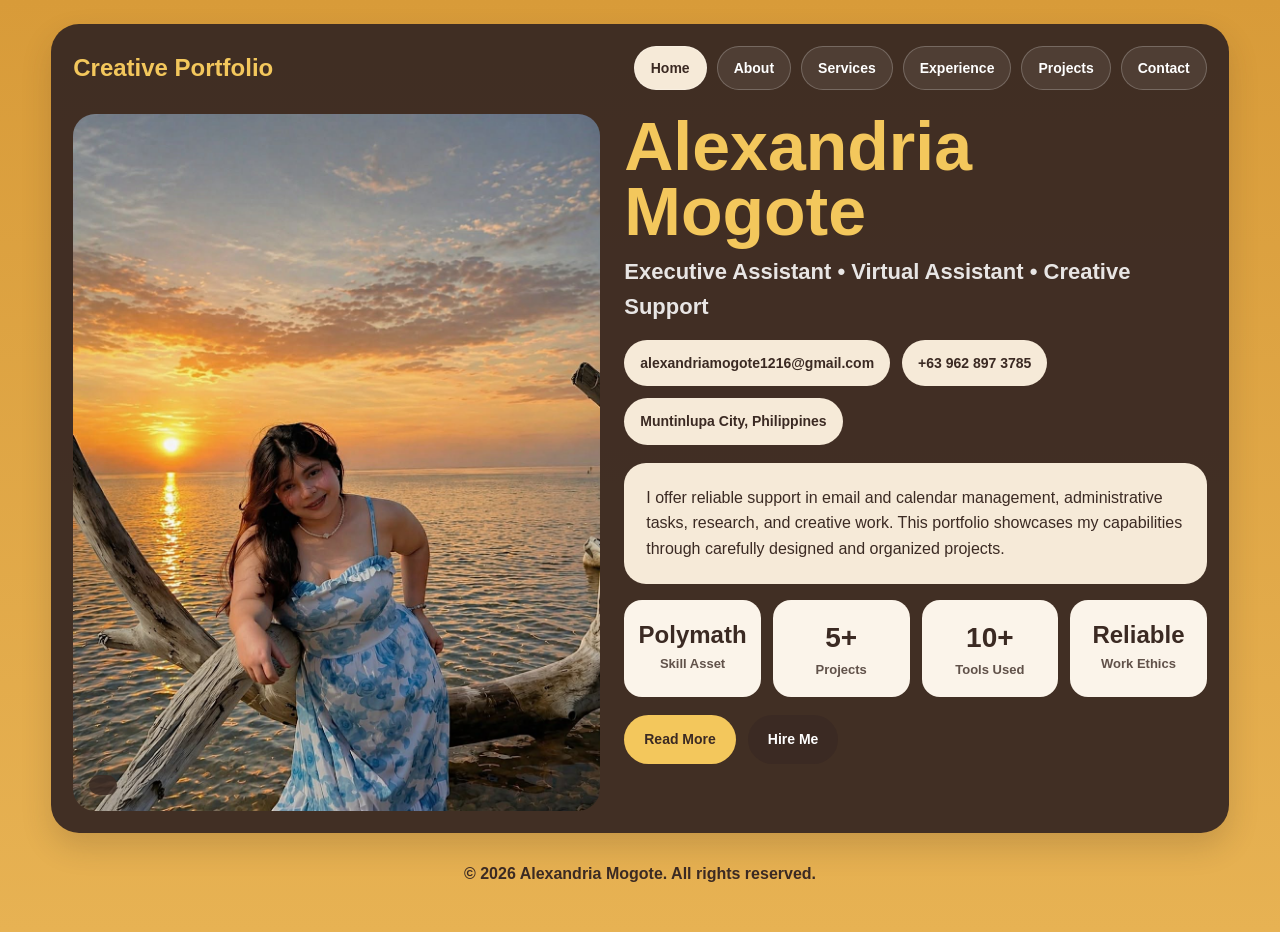
<file: index.html>
<!DOCTYPE html>
<html lang="en">
<head>
  <meta charset="UTF-8" />
  <meta name="viewport" content="width=device-width, initial-scale=1.0" />
  <title>Alexandria Mogote | Creative Portfolio </title>
  <link rel="stylesheet" href="style.css" />
</head>
<body>
  <div class="container">
    <div class="dark-card page-shell">
      <div class="top-nav">
        <div class="logo">Creative Portfolio</div>
        <div class="nav-links">
          <a href="index.html" class="nav-btn active">Home</a>
          <a href="about.html" class="nav-btn">About</a>
          <a href="services.html" class="nav-btn">Services</a>
          <a href="experience.html" class="nav-btn">Experience</a>
          <a href="projects.html" class="nav-btn">Projects</a>
          <a href="contact.html" class="nav-btn">Contact</a>
        </div>
      </div>

      <div class="hero">
        <div class="hero-photo">
          <img src="images/Myphoto.jpg" alt="Alexandria Mogote">
          <div class="photo-note"></div>
        </div>

        <div class="hero-text">
          <h1>Alexandria Mogote</h1>
          <p class="role">Executive Assistant • Virtual Assistant • Creative Support</p>

          <div class="pill-row">
            <div class="pill"> alexandriamogote1216@gmail.com</div>
            <div class="pill"> +63 962 897 3785</div>
            <div class="pill"> Muntinlupa City, Philippines</div>
          </div>

          <div class="intro-box">
            <p>
              I offer reliable support in email and calendar management, administrative tasks, research, and creative work. This portfolio showcases my capabilities through carefully designed and organized projects.
            </p>
          </div>

          <div class="stats">
            <div class="stat">
                <h2>Polymath</h2>
              <p>Skill Asset</p>
            </div>
            <div class="stat">
              <h3>5+</h3>
              <p>Projects</p>
            </div>
            <div class="stat">
              <h3>10+</h3>
              <p>Tools Used</p>
            </div>
            <div class="stat">
              <h2>Reliable </h2>
              <p>Work Ethics</p>
            </div>
          </div>

          <div class="btn-row">
            <a href="about.html" class="btn btn-gold">Read More</a>
            <a href="contact.html" class="btn btn-dark">Hire Me</a>
          </div>
        </div>
      </div>
    </div>

    <div class="footer">© 2026 Alexandria Mogote. All rights reserved.</div>
  </div>
</body>
</html>
</file>
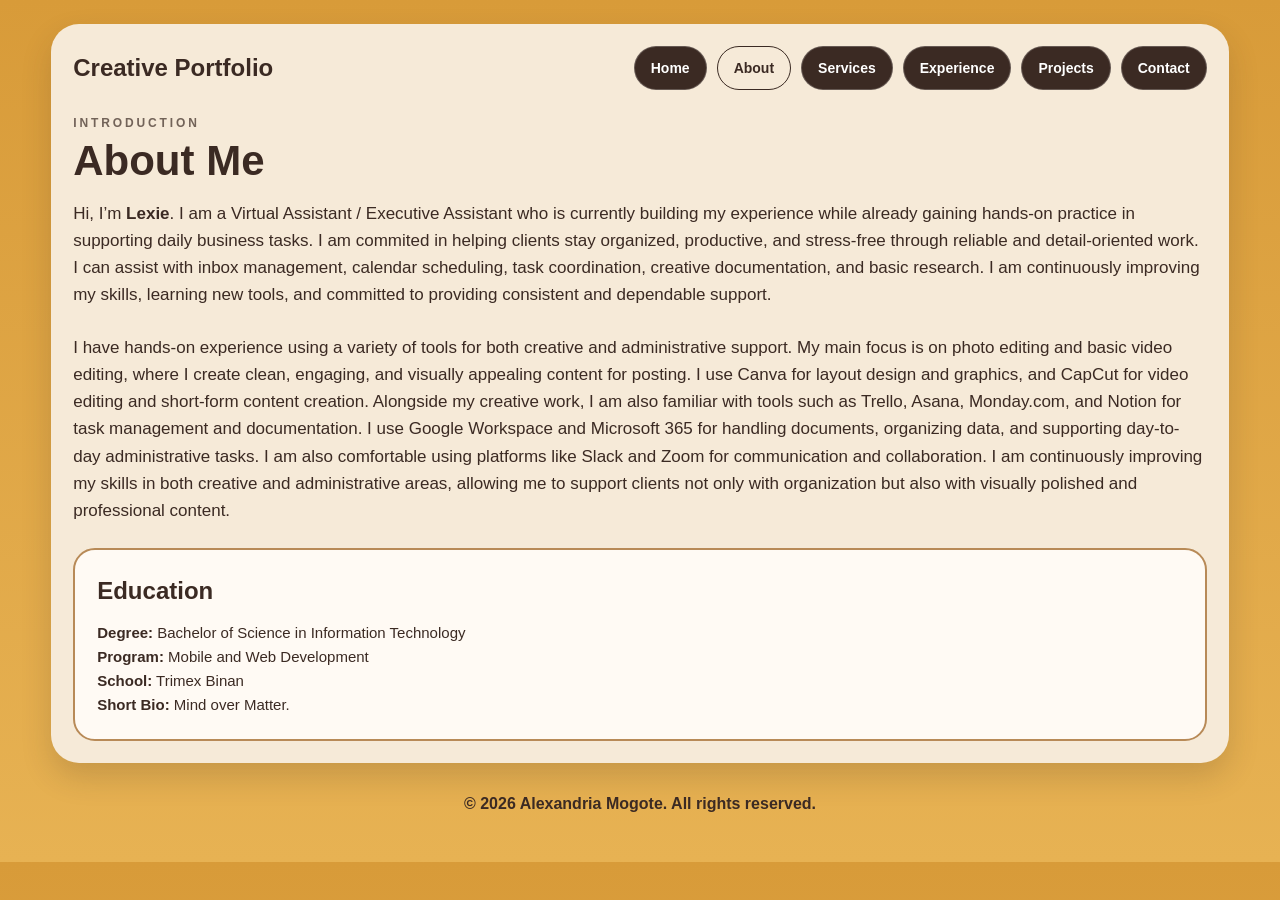
<file: about.html>
<!DOCTYPE html>
<html lang="en">
<head>
  <meta charset="UTF-8" />
  <meta name="viewport" content="width=device-width, initial-scale=1.0" />
  <title>About | Creative Portfolio</title>
  <link rel="stylesheet" href="style.css" />
</head>
<body>
  <div class="container">
    <div class="card page-shell">
      <div class="top-nav">
        <div class="logo" style="color:#3b2a23;">Creative Portfolio</div>
        <div class="nav-links">
          <a href="index.html" class="nav-btn" style="background:#3b2a23;color:white;">Home</a>
          <a href="about.html" class="nav-btn active" style="background:#f6ead8;color:#3b2a23;border:1px solid #3b2a23;">About</a>
          <a href="services.html" class="nav-btn" style="background:#3b2a23;color:white;">Services</a>
          <a href="experience.html" class="nav-btn" style="background:#3b2a23;color:white;">Experience</a>
          <a href="projects.html" class="nav-btn" style="background:#3b2a23;color:white;">Projects</a>
          <a href="contact.html" class="nav-btn" style="background:#3b2a23;color:white;">Contact</a>
        </div>
      </div>

      <div class="section-title">
        <div class="eyebrow">Introduction</div>
        <h2>About Me</h2>
      </div>

      <p class="content-text">
        Hi, I’m <strong>Lexie</strong>. I am a Virtual Assistant / Executive Assistant who is currently building my experience while already gaining hands-on practice in supporting daily business tasks. I am commited in helping clients stay organized, productive, and stress-free through reliable and detail-oriented work.
I can assist with inbox management, calendar scheduling, task coordination, creative documentation, and basic research. I am continuously improving my skills, learning new tools, and committed to providing consistent and dependable support.  </p>     
      <br>

      <p class="content-text"> I have hands-on experience using a variety of tools for both creative and administrative support. My main focus is on photo editing and basic video editing, where I create clean, engaging, and visually appealing content for posting. I use Canva for layout design and graphics, and CapCut for video editing and short-form content creation.
Alongside my creative work, I am also familiar with tools such as Trello, Asana, Monday.com, and Notion for task management and documentation. I use Google Workspace and Microsoft 365 for handling documents, organizing data, and supporting day-to-day administrative tasks. I am also comfortable using platforms like Slack and Zoom for communication and collaboration.
I am continuously improving my skills in both creative and administrative areas, allowing me to support clients not only with organization but also with visually polished and professional content.
      </p>

      <div class="section-box info-box">
        <h3>Education</h3>
        <p><strong>Degree:</strong> Bachelor of Science in Information Technology</p>
        <p><strong>Program:</strong> Mobile and Web Development </p>
        <p><strong>School:</strong> Trimex Binan </p>
        <p><strong>Short Bio:</strong> Mind over Matter.</p>
      </div>
    </div>

    <div class="footer">© 2026 Alexandria Mogote. All rights reserved.</div>
  </div>
</body>
</html>
</file>
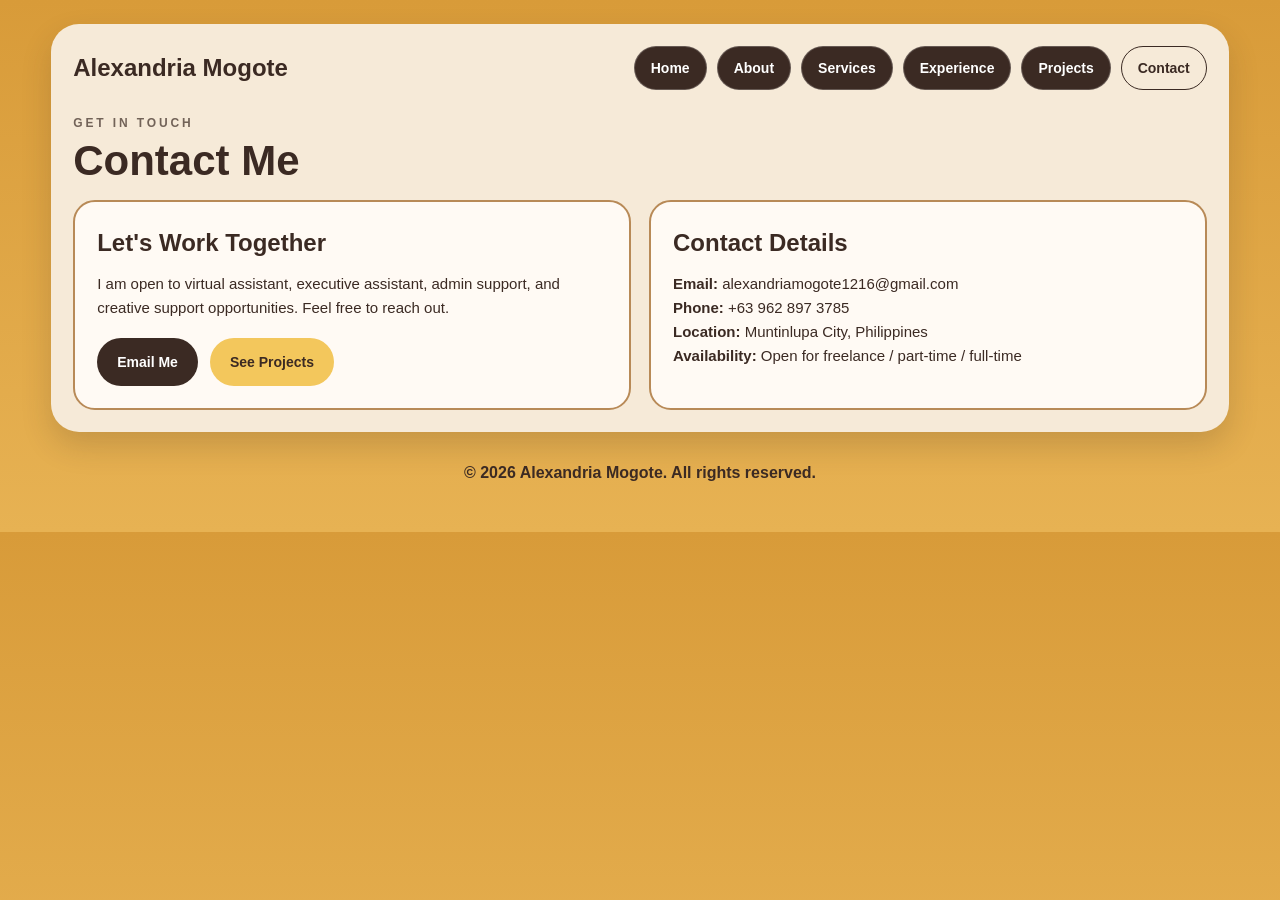
<file: contact.html>
<!DOCTYPE html>
<html lang="en">
<head>
  <meta charset="UTF-8" />
  <meta name="viewport" content="width=device-width, initial-scale=1.0" />
  <title>Contact | Creative Portfolio</title>
  <link rel="stylesheet" href="style.css" />
</head>
<body>
  <div class="container">
    <div class="card page-shell">
      <div class="top-nav">
        <div class="logo" style="color:#3b2a23;">Alexandria Mogote</div>
        <div class="nav-links">
          <a href="index.html" class="nav-btn" style="background:#3b2a23;color:white;">Home</a>
          <a href="about.html" class="nav-btn" style="background:#3b2a23;color:white;">About</a>
          <a href="services.html" class="nav-btn" style="background:#3b2a23;color:white;">Services</a>
          <a href="experience.html" class="nav-btn" style="background:#3b2a23;color:white;">Experience</a>
          <a href="projects.html" class="nav-btn" style="background:#3b2a23;color:white;">Projects</a>
          <a href="contact.html" class="nav-btn active" style="background:#f6ead8;color:#3b2a23;border:1px solid #3b2a23;">Contact</a>
        </div>
      </div>

      <div class="section-title">
        <div class="eyebrow">Get In Touch</div>
        <h2>Contact Me</h2>
      </div>

      <div class="grid-2">
        <div class="info-box">
          <h3>Let's Work Together</h3>
          <p>
            I am open to virtual assistant, executive assistant, admin support,
            and creative support opportunities. Feel free to reach out.         </p>
                      <div class="btn-row">
            <a href="mailto:yourname@email.com" class="btn btn-dark">Email Me</a>
            <a href="projects.html" class="btn btn-gold">See Projects</a>
          </div>
        </div>

        <div class="info-box">
          <h3>Contact Details</h3>
          <p><strong>Email:</strong> alexandriamogote1216@gmail.com</p>
                    <p><strong>Phone:</strong> +63 962 897 3785</p>
          <p><strong>Location:</strong> Muntinlupa City, Philippines</p>
          <p><strong>Availability:</strong> Open for freelance / part-time / full-time</p>
        </div>
      </div>
    </div>

    <div class="footer">© 2026 Alexandria Mogote. All rights reserved.</div>
  </div>
</body>
</html>
</file>
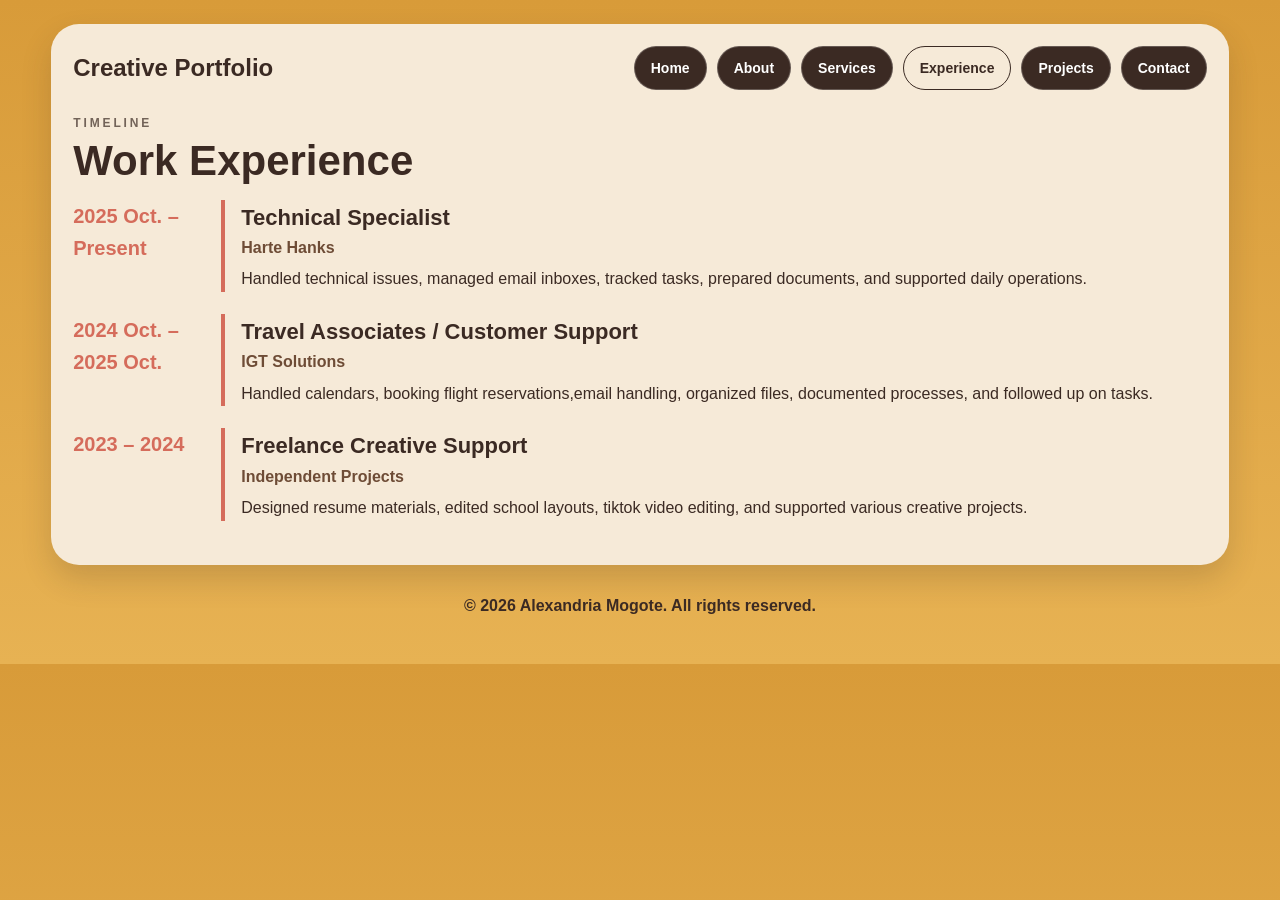
<file: experience.html>
<!DOCTYPE html>
<html lang="en">
<head>
  <meta charset="UTF-8" />
  <meta name="viewport" content="width=device-width, initial-scale=1.0" />
  <title>Experience | Creative Portfolio</title>
  <link rel="stylesheet" href="style.css" />
</head>
<body>
  <div class="container">
    <div class="card page-shell">
      <div class="top-nav">
        <div class="logo" style="color:#3b2a23;">Creative Portfolio</div>
        <div class="nav-links">
          <a href="index.html" class="nav-btn" style="background:#3b2a23;color:white;">Home</a>
          <a href="about.html" class="nav-btn" style="background:#3b2a23;color:white;">About</a>
          <a href="services.html" class="nav-btn" style="background:#3b2a23;color:white;">Services</a>
          <a href="experience.html" class="nav-btn active" style="background:#f6ead8;color:#3b2a23;border:1px solid #3b2a23;">Experience</a>
          <a href="projects.html" class="nav-btn" style="background:#3b2a23;color:white;">Projects</a>
          <a href="contact.html" class="nav-btn" style="background:#3b2a23;color:white;">Contact</a>
        </div>
      </div>

      <div class="section-title">
        <div class="eyebrow">Timeline</div>
        <h2>Work Experience</h2>
      </div>

      <div class="timeline-item">
        <div class="timeline-year">2025 Oct. – Present</div>
        <div class="timeline-content">
          <h3>Technical Specialist </h3>
          <h4>Harte Hanks</h4>
          <p>Handled technical issues, managed email inboxes, tracked tasks, prepared documents, and supported daily operations.</p>
        </div>
      </div>

      <div class="timeline-item">
        <div class="timeline-year">2024 Oct. – 2025 Oct.</div>
        <div class="timeline-content">
          <h3>Travel Associates / Customer Support</h3>
          <h4>IGT Solutions</h4>
          <p>Handled calendars, booking flight reservations,email handling, organized files, documented processes, and followed up on tasks.</p>
        </div>
      </div>

      <div class="timeline-item">
        <div class="timeline-year">2023 – 2024</div>
        <div class="timeline-content">
          <h3>Freelance Creative Support</h3>
          <h4>Independent Projects</h4>
          <p>Designed resume materials, edited school layouts, tiktok video editing, and supported various creative projects.</p>
        </div>
      </div>

      </div>

    <div class="footer">© 2026 Alexandria Mogote. All rights reserved.</div>
  </div>
</body>
</html>
</file>
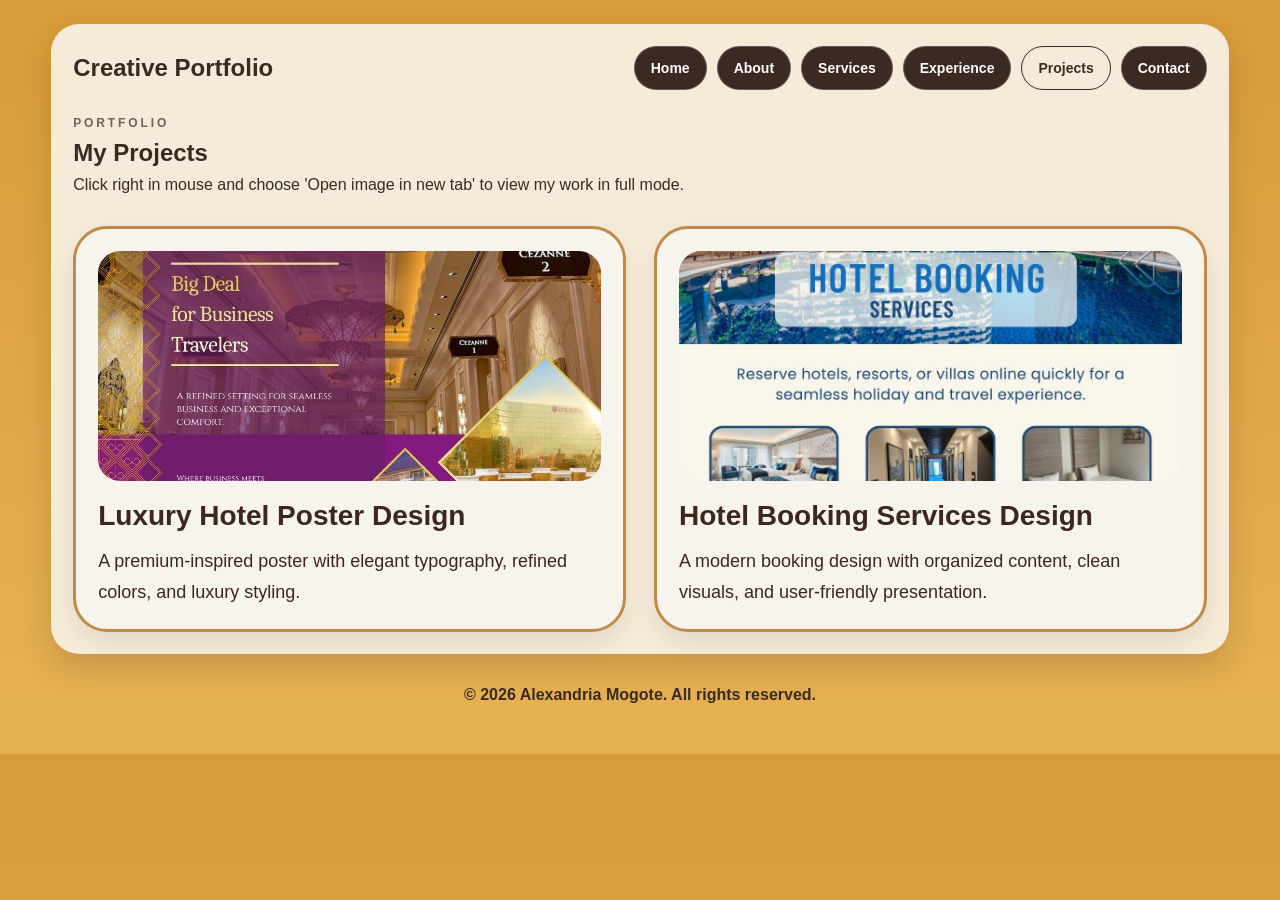
<file: projects.html>
<!DOCTYPE html>
<html lang="en">
<head>
  <meta charset="UTF-8" />
  <meta name="viewport" content="width=device-width, initial-scale=1.0" />
  <title>Projects | Creative Portfolio</title>
  <link rel="stylesheet" href="style.css" />
</head>
<body>
  <div class="container">
    <div class="card page-shell">
      <div class="top-nav">
        <div class="logo" style="color:#3b2a23;">Creative Portfolio</div>
        <div class="nav-links">
          <a href="index.html" class="nav-btn" style="background:#3b2a23;color:white;">Home</a>
          <a href="about.html" class="nav-btn" style="background:#3b2a23;color:white;">About</a>
          <a href="services.html" class="nav-btn" style="background:#3b2a23;color:white;">Services</a>
          <a href="experience.html" class="nav-btn" style="background:#3b2a23;color:white;">Experience</a>
          <a href="projects.html" class="nav-btn active" style="background:#f6ead8;color:#3b2a23;border:1px solid #3b2a23;">Projects</a>
          <a href="contact.html" class="nav-btn" style="background:#3b2a23;color:white;">Contact</a>
        </div>
      </div>

      <section class="page-content">
      <p class="eyebrow">PORTFOLIO</p>
      <h1 class="page-title">My Projects</h1>
<p> Click right in mouse and choose 'Open image in new tab' to view my work in full mode. </p>
      <div class="project-grid">
        
                 <div class="project-card">
          <img src="images/Brown Modern Hotel  Promotion Facebook Post.jpg" alt="Luxury Hotel Poster">
          <h3>Luxury Hotel Poster Design</h3>
          <p>A premium-inspired poster with elegant typography, refined colors, and luxury styling.</p>
        </div>
        <div class="project-card">
          <img src="images/Brown and Beige Modern Online Hotel Booking Promotion Instagram Post.jpg" alt="Hotel Booking Design">
          <h3>Hotel Booking Services Design</h3>
          <p>A modern booking design with organized content, clean visuals, and user-friendly presentation.</p>
        </div>
      </div>
    </section>
      </div>
<div class="footer">© 2026 Alexandria Mogote. All rights reserved.</div>
</body>
</html>
</file>
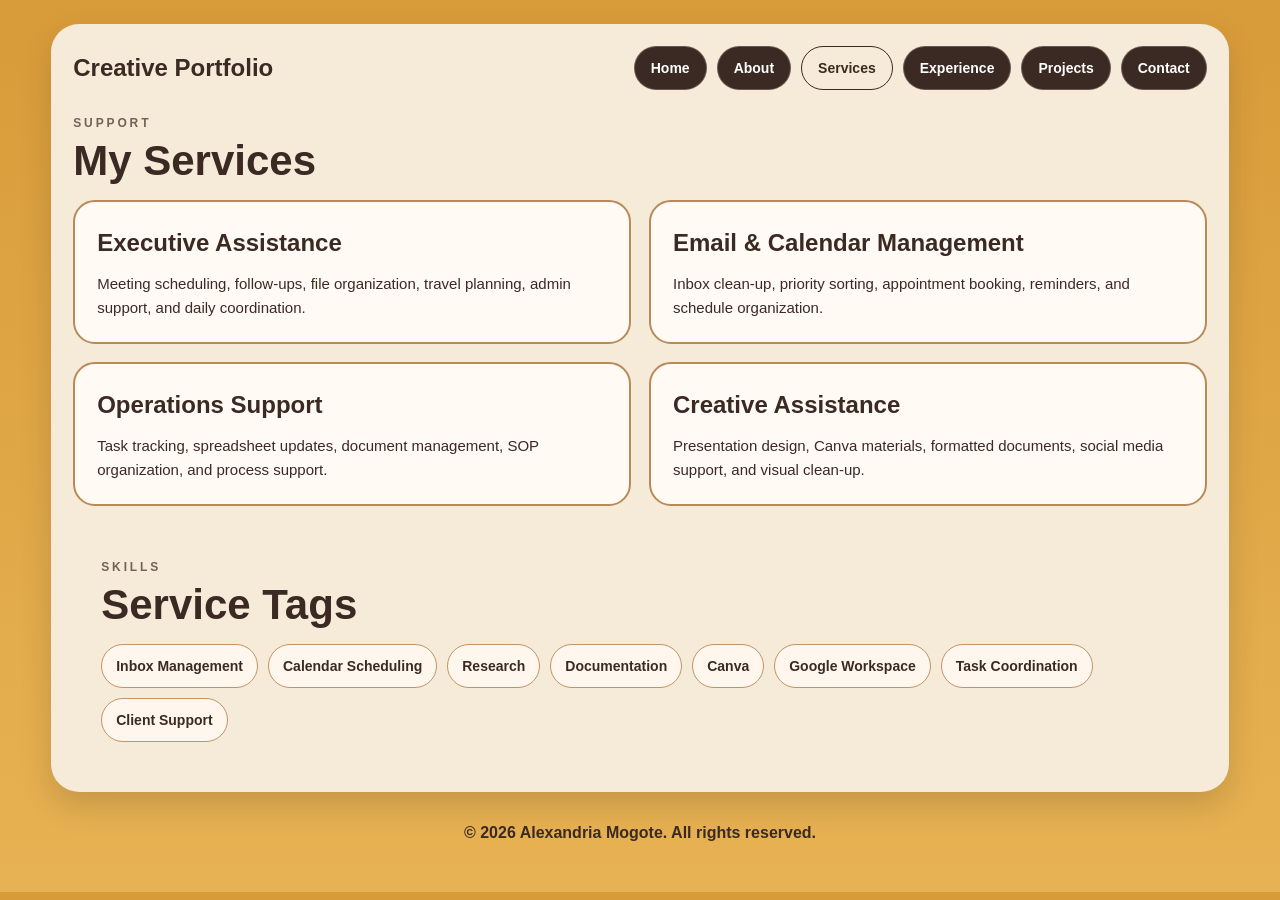
<file: services.html>
<!DOCTYPE html>
<html lang="en">
<head>
  <meta charset="UTF-8" />
  <meta name="viewport" content="width=device-width, initial-scale=1.0" />
  <title>Services | Creative Portfolio</title>
  <link rel="stylesheet" href="style.css" />
</head>
<body>
  <div class="container">
    <div class="card page-shell">
      <div class="top-nav">
        <div class="logo" style="color:#3b2a23;">Creative Portfolio</div>
        <div class="nav-links">
          <a href="index.html" class="nav-btn" style="background:#3b2a23;color:white;">Home</a>
          <a href="about.html" class="nav-btn" style="background:#3b2a23;color:white;">About</a>
          <a href="services.html" class="nav-btn active" style="background:#f6ead8;color:#3b2a23;border:1px solid #3b2a23;">Services</a>
          <a href="experience.html" class="nav-btn" style="background:#3b2a23;color:white;">Experience</a>
          <a href="projects.html" class="nav-btn" style="background:#3b2a23;color:white;">Projects</a>
          <a href="contact.html" class="nav-btn" style="background:#3b2a23;color:white;">Contact</a>
        </div>
      </div>

      <div class="section-title">
        <div class="eyebrow">Support</div>
        <h2>My Services</h2>
      </div>

      <div class="grid-2">
        <div class="info-box">
          <h3>Executive Assistance</h3>
          <p>Meeting scheduling, follow-ups, file organization, travel planning, admin support, and daily coordination.</p>
        </div>

        <div class="info-box">
          <h3>Email & Calendar Management</h3>
          <p>Inbox clean-up, priority sorting, appointment booking, reminders, and schedule organization.</p>
        </div>

        <div class="info-box">
          <h3>Operations Support</h3>
          <p>Task tracking, spreadsheet updates, document management, SOP organization, and process support.</p>
        </div>

        <div class="info-box">
          <h3>Creative Assistance</h3>
          <p>Presentation design, Canva materials, formatted documents, social media support, and visual clean-up.</p>
        </div>
      </div>

      <div class="section-box">
        <div class="section-title">
          <div class="eyebrow">Skills</div>
          <h2>Service Tags</h2>
        </div>

        <div class="tag-list">
          <span class="tag">Inbox Management</span>
          <span class="tag">Calendar Scheduling</span>
          <span class="tag">Research</span>
          <span class="tag">Documentation</span>
          <span class="tag">Canva</span>
          <span class="tag">Google Workspace</span>
          <span class="tag">Task Coordination</span>
          <span class="tag">Client Support</span>
        </div>
      </div>
    </div>

    <div class="footer">© 2026 Alexandria Mogote. All rights reserved.</div>
  </div>
</body>
</html>
</file>
<file: style.css>
:root {
  --bg: #d89b39;
  --bg-2: #e7b253;
  --cream: #f6ead8;
  --brown: #3b2a23;
  --brown-soft: #6e4c36;
  --accent: #f3c75c;
  --blue: #abcfe0;
  --line: #d56c5b;
  --white: #fffdf8;
  --shadow: 0 14px 30px rgba(59, 42, 35, 0.18);
  --radius-xl: 28px;
  --radius-lg: 22px;
  --radius-md: 16px;
}

* {
  margin: 0;
  padding: 0;
  box-sizing: border-box;
}

html {
  scroll-behavior: smooth;
}

body {
  font-family: "Trebuchet MS", "Segoe UI", Arial, sans-serif;
  background: linear-gradient(180deg, var(--bg), var(--bg-2));
  color: var(--brown);
  line-height: 1.6;
}

img {
  max-width: 100%;
  display: block;
}

a {
  text-decoration: none;
  color: inherit;
}

.container {
  width: min(1180px, 92%);
  margin: 0 auto;
  padding: 24px 0 40px;
}

.card {
  background: var(--cream);
  border-radius: var(--radius-xl);
  box-shadow: var(--shadow);
}

.dark-card {
  background: rgba(59, 42, 35, 0.96);
  color: var(--white);
  border-radius: var(--radius-xl);
  box-shadow: var(--shadow);
}

.page-shell {
  padding: 22px;
}

.top-nav {
  display: flex;
  justify-content: space-between;
  align-items: center;
  gap: 16px;
  flex-wrap: wrap;
  margin-bottom: 24px;
}

.logo {
  font-size: 24px;
  font-weight: 900;
  color: var(--accent);
}

.nav-links {
  display: flex;
  gap: 10px;
  flex-wrap: wrap;
}

.nav-btn {
  padding: 10px 16px;
  border-radius: 999px;
  background: rgba(255,255,255,0.08);
  border: 1.5px solid rgba(255,255,255,0.22);
  color: white;
  font-size: 14px;
  font-weight: 800;
  transition: 0.2s ease;
}

.nav-btn:hover,
.nav-btn.active {
  background: var(--cream);
  color: var(--brown);
}

.hero {
  display: grid;
  grid-template-columns: 0.95fr 1.05fr;
  gap: 24px;
  align-items: stretch;
}

.hero-photo {
  min-height: 480px;
  overflow: hidden;
  border-radius: var(--radius-lg);
  position: relative;
  background: linear-gradient(135deg, var(--blue), #f3d3aa);
}

.hero-photo img {
  width: 100%;
  height: 100%;
  object-fit: cover;
}

.photo-note {
  position: absolute;
  left: 16px;
  bottom: 16px;
  background: rgba(59, 42, 35, 0.82);
  color: white;
  font-size: 13px;
  padding: 10px 14px;
  border-radius: 12px;
}

.hero-text h1 {
  font-size: 68px;
  line-height: 0.95;
  color: var(--accent);
  font-weight: 900;
  margin-bottom: 10px;
}

.hero-text .role {
  color: rgba(255,255,255,0.88);
  font-size: 22px;
  font-weight: 600;
  margin-bottom: 16px;
}

.pill-row {
  display: flex;
  gap: 12px;
  flex-wrap: wrap;
  margin-bottom: 18px;
}

.pill {
  background: var(--cream);
  color: var(--brown);
  padding: 12px 16px;
  border-radius: 999px;
  font-weight: 800;
  font-size: 14px;
}

.intro-box {
  background: var(--cream);
  color: var(--brown);
  padding: 22px;
  border-radius: var(--radius-lg);
  margin-bottom: 16px;
}

.stats {
  display: grid;
  grid-template-columns: repeat(4, 1fr);
  gap: 12px;
}

.stat {
  background: rgba(255, 248, 238, 0.98);
  color: var(--brown);
  text-align: center;
  border-radius: 18px;
  padding: 16px 12px;
}

.stat h3 {
  font-size: 28px;
  font-weight: 900;
}

.stat p {
  font-size: 13px;
  font-weight: 700;
  opacity: 0.8;
}

.section-box {
  margin-top: 24px;
  padding: 28px;
}

.section-title {
  margin-bottom: 18px;
}

.eyebrow {
  font-size: 12px;
  letter-spacing: 0.24em;
  text-transform: uppercase;
  font-weight: 900;
  opacity: 0.7;
}

.section-title h2 {
  font-size: 42px;
  line-height: 1;
  font-weight: 900;
  margin-top: 6px;
}

.content-text {
  font-size: 17px;
}

.grid-2 {
  display: grid;
  grid-template-columns: 1fr 1fr;
  gap: 18px;
}

.info-box {
  background: #fffaf4;
  border: 2px solid #b88a57;
  border-radius: var(--radius-lg);
  padding: 22px;
}

.info-box h3 {
  font-size: 24px;
  margin-bottom: 10px;
  font-weight: 900;
}

.info-box p {
  font-size: 15px;
}

.tag-list {
  display: flex;
  flex-wrap: wrap;
  gap: 10px;
}

.tag {
  padding: 10px 14px;
  border-radius: 999px;
  font-size: 14px;
  font-weight: 800;
  background: #fff7ed;
  border: 1px solid #bf9466;
}

.timeline-item {
  display: grid;
  grid-template-columns: 130px 1fr;
  gap: 18px;
  margin-bottom: 22px;
}

.timeline-year {
  color: var(--line);
  font-size: 20px;
  font-weight: 900;
}

.timeline-content {
  border-left: 4px solid var(--line);
  padding-left: 16px;
}

.timeline-content h3 {
  font-size: 22px;
  font-weight: 900;
}

.timeline-content h4 {
  color: var(--brown-soft);
  font-size: 16px;
  font-weight: 800;
  margin-bottom: 6px;
}

.project-label {
  display: inline-block;
  background: var(--accent);
  color: var(--brown);
  padding: 6px 10px;
  border-radius: 999px;
  font-size: 11px;
  font-weight: 900;
  letter-spacing: 0.08em;
  text-transform: uppercase;
  margin-bottom: 12px;
}

.btn-row {
  display: flex;
  gap: 12px;
  flex-wrap: wrap;
  margin-top: 18px;
}

.btn {
  display: inline-block;
  padding: 13px 20px;
  border-radius: 999px;
  font-size: 14px;
  font-weight: 900;
}

.btn-dark {
  background: var(--brown);
  color: white;
}

.btn-gold {
  background: var(--accent);
  color: var(--brown);
}

.footer {
  text-align: center;
  padding: 28px 0 6px;
  font-weight: 700;
  color: var(--brown);
}

@media (max-width: 980px) {
  .hero,
  .grid-2,
  .timeline-item {
    grid-template-columns: 1fr;
  }

  .stats {
    grid-template-columns: 1fr 1fr;
  }

  .hero-text h1 {
    font-size: 50px;
  }
}

@media (max-width: 640px) {
  .section-title h2 {
    font-size: 32px;
  }

  .stats {
    grid-template-columns: 1fr 1fr;
  }

  .page-shell,
  .section-box {
    padding: 20px;
  }

  .hero-photo {
    min-height: 320px;
  }
}
/* ===== PROJECTS PAGE ===== */

.projects {
  background: #f8f5f0;
  padding: 80px 10%;
}

.projects-container {
  max-width: 1200px;
  margin: auto;
  text-align: center;
}

.section-label {
  font-size: 14px;
  letter-spacing: 2px;
  text-transform: uppercase;
  color: #8b5e3c;
  margin-bottom: 10px;
}

.projects h2 {
  font-size: 40px;
  color: #3d2b1f;
  margin-bottom: 15px;
}

.projects-intro {
  max-width: 700px;
  margin: 0 auto 50px;
  font-size: 16px;
  color: #5f5147;
}

.projects-grid {
  display: grid;
  grid-template-columns: repeat(2, 1fr);
  gap: 30px;
}

.project-card {
  background: #fff;
  border-radius: 20px;
  overflow: hidden;
  box-shadow: 0 10px 25px rgba(0,0,0,0.08);
  transition: 0.3s;
}

.project-card:hover {
  transform: translateY(-8px);
}

.project-card img {
  width: 100%;
  height: 250px;
  object-fit: cover;
}

.project-content {
  padding: 20px;
  text-align: left;
}

.project-content h3 {
  font-size: 22px;
  margin-bottom: 10px;
  color: #3d2b1f;
}

.project-content p {
  font-size: 14px;
  color: #5f5147;
  margin-bottom: 10px;
}

.project-content span {
  font-size: 12px;
  background: #f3e6d8;
  padding: 6px 12px;
  border-radius: 20px;
  color: #8b5e3c;
}

@media (max-width: 768px) {
  .projects-grid {
    grid-template-columns: 1fr;
  }
}
/* ===== NAVBAR FIX ===== */

/* ===== PROJECTS PAGE SAME STYLE AS SERVICES ===== */

.projects-grid-same {
  display: grid;
  grid-template-columns: 1fr 1fr;
  gap: 28px;
  margin-top: 26px;
}

.project-box-same {
  background: #f7f4ef;
  border: 3px solid #bf8a47;
  border-radius: 34px;
  padding: 26px 26px 24px;
  min-height: 420px;
  box-sizing: border-box;
}

.project-box-same img {
  width: 100%;
  height: 220px;
  object-fit: cover;
  border-radius: 22px;
  display: block;
  margin-bottom: 22px;
}

.project-box-same h3 {
  font-size: 28px;
  line-height: 1.2;
  color: #3b271f;
  margin-bottom: 16px;
  font-weight: 800;
}

.project-box-same p {
  font-size: 18px;
  line-height: 1.7;
  color: #3b271f;
  margin: 0;
}

/* responsive */
@media (max-width: 980px) {
  .projects-grid-same {
    grid-template-columns: 1fr;
  }

  .project-box-same {
    min-height: auto;
  }
}

@media (max-width: 640px) {
  .project-box-same {
    padding: 20px;
    border-radius: 24px;
  }

  .project-box-same img {
    height: 190px;
    border-radius: 16px;
  }

  .project-box-same h3 {
    font-size: 24px;
  }

  .project-box-same p {
    font-size: 16px;
  }
}
/* ===== PROJECTS (MATCH SERVICES STYLE) ===== */

.project-grid {
  display: grid;
  grid-template-columns: 1fr 1fr;
  gap: 30px;
  margin-top: 30px;
}

.project-card {
  background: #f5f1ea;
  border: 3px solid #c28b47;
  border-radius: 30px;
  padding: 20px;
  transition: 0.3s;
}

.project-card:hover {
  transform: translateY(-5px);
}

.project-card img {
  width: 100%;
  height: 220px;
  object-fit: cover;
  border-radius: 20px;
  margin-bottom: 15px;
}

.project-card h3 {
  font-size: 26px;
  color: #3a251c;
  margin-bottom: 10px;
  font-weight: 800;
}

.project-card p {
  font-size: 16px;
  color: #3a251c;
  line-height: 1.6;
}

/* MOBILE */
@media (max-width: 980px) {
  .project-grid {
    grid-template-columns: 1fr;
  }
}
/* ===== PROJECTS PAGE ===== */

.project-grid {
  display: grid;
  grid-template-columns: 1fr 1fr;
  gap: 28px;
  margin-top: 28px;
}

.project-card {
  background: #f7f3ed;
  border: 3px solid #c18a46;
  border-radius: 34px;
  padding: 22px;
  box-sizing: border-box;
  transition: transform 0.3s ease;
}

.project-card:hover {
  transform: translateY(-4px);
}

.project-card img {
  width: 100%;
  height: 230px;
  object-fit: cover;
  border-radius: 22px;
  display: block;
  margin-bottom: 18px;
}

.project-card h3 {
  font-size: 28px;
  line-height: 1.2;
  color: #3b271f;
  margin: 0 0 14px;
  font-weight: 800;
}

.project-card p {
  font-size: 18px;
  line-height: 1.7;
  color: #3b271f;
  margin: 0;
}

/* navbar active light button */
.nav-pill a.active-light {
  background: transparent;
  color: #3b271f;
  border: 2px solid #7a5b45;
}

/* responsive */
@media (max-width: 980px) {
  .project-grid {
    grid-template-columns: 1fr;
  }
}

@media (max-width: 640px) {
  .project-card {
    padding: 18px;
    border-radius: 24px;
  }

  .project-card img {
    height: 190px;
    border-radius: 16px;
  }

  .project-card h3 {
    font-size: 24px;
  }

  .project-card p {
    font-size: 16px;
  }
}
</file>
